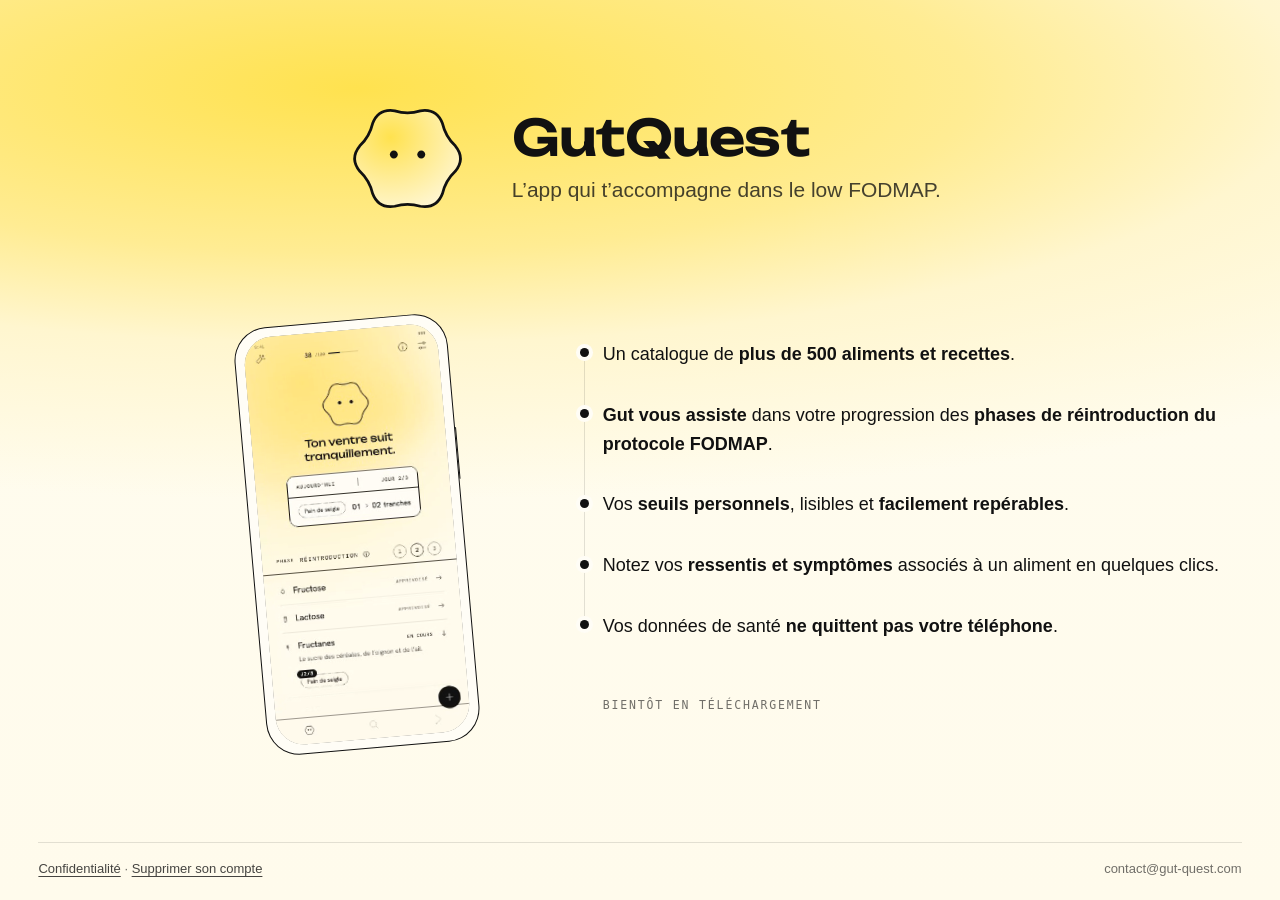
<file: index.html>
<!doctype html>
<html lang="fr">
<head>
<meta charset="utf-8">
<meta name="viewport" content="width=device-width, initial-scale=1">
<title>GutQuest</title>
<meta name="description" content="GutQuest accompagne le protocole pauvre en FODMAP. Les données de santé ne quittent jamais l'appareil.">
<link rel="icon" href="favicon.svg" type="image/svg+xml">
<link rel="icon" href="favicon-32.png" sizes="32x32">
<link rel="apple-touch-icon" href="favicon-180.png">
<meta property="og:type" content="website">
<meta property="og:site_name" content="GutQuest">
<meta property="og:url" content="https://gut-quest.com/">
<meta property="og:image" content="https://gut-quest.com/partage-1200x630.png">
<meta name="twitter:card" content="summary_large_image">
<link rel="stylesheet" href="jetons.css">
<style>
/* La page produit. La marque en haut, un écran à gauche, ce que l'application
   fait à droite, et rien d'autre. Les valeurs viennent toutes de jetons.css. */

/* Unbounded, réduite aux six lettres de « GutQuest » : 1 920 octets, incorporés
   plutôt que liés, pour que la marque ne tombe pas en silence sur la police
   système et sans qu'une seule requête sorte. La famille porte « Marque » dans
   son nom pour qu'on ne l'emploie pas ailleurs : elle ne sait écrire que ce mot.

   Se régénère depuis la source, jamais à la main :
   pyftsubset app/node_modules/@expo-google-fonts/unbounded/600SemiBold/Unbounded_600SemiBold.ttf \
     --text="GutQuest" --flavor=woff --output-file=marque.woff                */
@font-face {
  font-family: 'Unbounded Marque';
  font-weight: 600;
  font-display: swap;
  src: url([data-uri]) format('woff');
}

*, *::before, *::after { box-sizing: border-box; }

body {
  margin: 0;
  min-height: 100vh;
  display: flex;
  flex-direction: column;
  background-color: var(--paper);
  background-image: var(--grad-page);
  background-repeat: no-repeat, no-repeat;
  background-size: 100% 46rem, cover;
  background-position: left top, left top;
  color: var(--ink);
  font-family: 'Hanken Grotesk', -apple-system, BlinkMacSystemFont, 'Segoe UI', Roboto, Arial, sans-serif;
  line-height: 1.6;
  /* De l'air en haut, comme sur les pages légales : le haut suit la hauteur de
     la fenêtre, avec un plancher pour les petits écrans. Ce qu'il prend est
     rendu à la réserve ci-dessous, sans quoi le pied passerait sous la ligne
     de flottaison. */
  padding: clamp(36px, 10vh, 120px) clamp(18px, 3vw, 40px) clamp(12px, 1.6vw, 20px);
}

.page { width: 100%; max-width: 68rem; margin: 0 auto; flex: 1; display: flex; flex-direction: column; }

/* La marque, centrée. C'est la composition du kit de communication, celle de
   l'aperçu de partage et du bandeau Play : la forme à gauche, le mot et la ligne
   qui le suit à droite. Une seule taille est écrite, celle du mot ; le reste en
   dérive dans les proportions du kit, 170/62 pour la forme, 44/62 pour l'écart,
   26/62 pour la ligne. Un seul nombre à bouger si la marque doit grossir.     */

.marque {
  --nom: clamp(30px, 5.2vw, 50px);
  display: flex;
  align-items: center;
  justify-content: center;
  gap: calc(var(--nom) * .710);
}
.marque .logo { width: calc(var(--nom) * 2.742); height: auto; flex: none; overflow: visible; }

/* Gut respire et cligne comme dans le prototype, et non comme on l'imagine.

   La respiration est « br » au caractère près : 5 s, ease-in-out, et elle MONTE
   de 3 px en plus de grandir de 3,5 %. Le mouvement vertical fait la moitié de
   l'effet, et l'omettre donnait un ballon qui gonfle au lieu d'un souffle.

   Le clignement est la balise du prototype, SMIL sur l'attribut « d » : 6,5 s,
   quatre temps et trois splines. La forme se DÉFORME de l'œil ouvert à l'œil
   fermé, elle ne bascule pas de l'un à l'autre. C'est le tracé qui bouge.

   SMIL ne lit pas les préférences de mouvement, et aucune règle CSS ne l'arrête :
   le prototype règle cela en n'émettant pas la balise. Ici elle est retirée du
   document, ce qui revient au même et reste la seule ligne de script du site. */
.marque .logo { transform-origin: 50% 50%; animation: br 5s ease-in-out infinite; }
@keyframes br {
  0%, 100% { transform: translateY(0) scale(1); }
  50%      { transform: translateY(-3px) scale(1.035); }
}
.marque .nom {
  font-family: 'Unbounded Marque', 'Hanken Grotesk', -apple-system, sans-serif;
  font-weight: 600;
  font-size: var(--nom);
  letter-spacing: -.015em;
  line-height: 1;
  margin: 0;
}
/* La ligne ne descend pas sous 16 px : sur un téléphone, la proportion du kit
   la rendrait illisible. */
.tagline {
  margin: calc(var(--nom) * .258) 0 0;
  font-size: max(16px, calc(var(--nom) * .419));
  line-height: 1.4;
  color: var(--ink-2);
}

/* Le corps : l'appareil à gauche, ce qu'elle fait à droite. */

/* L'appareil est le sujet, la colonne de texte l'accompagne. Il n'est pas centré
   avec elle : il est posé à un retrait, et le texte prend tout ce qui reste
   jusqu'au bord de la page. Centrer la paire laissait autant de vide à droite
   du texte qu'à gauche de l'appareil, et rien ne le justifiait. */
.corps {
  flex: 1;
  display: flex;
  align-items: center;
  gap: clamp(36px, 9vw, 132px);
  margin: clamp(24px, 4vw, 44px) 0;
  padding-left: clamp(0px, 12vw, 204px);
  flex-wrap: wrap;
}

/* L'appareil. Un dessin au trait, comme tout le reste : un contour, pas une
   ombre portée. L'inclinaison suffit à le poser dans l'espace. */

.appareil {
  flex: none;
  width: auto;
  border: 1.4px solid var(--ink);
  border-radius: 15.5% / 7.8%;
  padding: 9px;
  background: var(--paper);
  transform: rotate(-5deg);
  animation: pose 1s var(--ease) both;
}
/* L'appareil se dimensionne sur la hauteur disponible, pas sur la largeur :
   une page produit d'un seul écran doit tenir dans un écran, sinon le
   « Prochainement » passe sous la ligne de flottaison.

   La réserve est comptée, pas estimée : 112 px de marges de page, 137 px de
   marque, 88 px de marges du corps et 46 px de pied font 383, auxquels
   s'ajoutent les 21 px du cadre et ce que l'inclinaison de 5 degrés ajoute à
   l'encombrement. La réserve CITE le haut de page au lieu de le recopier : un
   même nombre écrit à deux endroits finit par en dire deux choses. */
/* Le rayon en POURCENTAGE, et non en pixels. La capture porte ses propres coins
   arrondis, peints en #141414 : un rayon fixe ne peut coïncider avec eux qu'à
   une seule hauteur d'affichage, et l'image en a trois selon la fenêtre. Du noir
   dépassait donc aux quatre coins. Le masque de la capture a été mesuré au pixel,
   rayon 55 px sur 417 × 880 ; on rogne à 60 pour couvrir l'anticrénelage, soit
   60/417 en largeur et 60/880 en hauteur, ce qui reste un cercle à toute échelle. */
.appareil img {
  display: block;
  height: clamp(260px, calc(100vh - 401px - clamp(36px, 10vh, 120px)), 580px);
  width: auto;
  border-radius: 14.39% / 6.82%;
}
.appareil .vitre {
  --h: clamp(260px, calc(100vh - 401px - clamp(36px, 10vh, 120px)), 580px);
  display: block;
  height: var(--h);
  width: calc(var(--h) * 348 / 734);
  border-radius: 14.39% / 6.82%;
  overflow: hidden;
  position: relative;
  background: var(--paper);
}
/* Le film occupe la vitre entière. Il est tourné à 696 sur 1468, le double des
   348 sur 734 de la vitre, pour rester net sur un écran dense ; le navigateur
   le ramène à la taille utile. L'iframe d'avant demandait une mise à l'échelle
   par transform, parce qu'une page se rend à sa taille de départ ; une vidéo,
   elle, se redimensionne d'elle-même. */
.appareil .vitre video {
  position: absolute; top: 0; left: 0;
  width: 100%; height: 100%;
  object-fit: cover;
  border: 0;
  display: block;
}

/* Le trait de l'écran. Il est posé par le cadre, en superposition, et non par
   une bordure sur l'image : une bordure déplacerait la découpe de l'image de sa
   propre épaisseur, et le masque noir des coins reparaîtrait. L'encart de 9 px
   est exactement la marge du cadre, donc le trait tombe au bord de l'écran, et
   il porte 0,81 px, le trait de la charte. */
.appareil { position: relative; }
.appareil::before {
  content: "";
  position: absolute;
  inset: 9px;
  border: 0.81px solid var(--ink);
  border-radius: 14.39% / 6.82%;
  pointer-events: none;
}
.appareil::after {
  content: "";
  position: absolute;
  right: -2.4px; top: 27%;
  width: 1.4px; height: 12%;
  background: var(--ink);
  border-radius: 2px;
}

@keyframes pose {
  from { opacity: 0; transform: rotate(-9deg) translateY(18px); }
  to   { opacity: 1; transform: rotate(-5deg) translateY(0); }
}

/* Ce qu'elle fait. Chaque ligne arrive à son tour, un trait pour puce. */

/* La frise. Le fil court du premier jalon au dernier, pas de bord à bord :
   une ligne de temps qui dépasse promet une suite qui n'existe pas. */
/* La colonne déborde la largeur de page vers la droite, et elle seule : c'est
   ce qui allonge la mesure sans déplacer l'appareil d'un pixel. Le débord
   reste bien en deçà de la marge de page, donc rien ne sort de l'écran. */
/* La colonne ne s'aligne pas sur le milieu de l'appareil : elle remonte d'un
   souffle, parce qu'un texte posé plus haut que l'objet qu'il décrit se lit
   avant lui. Et elle déborde la page vers la droite, ce qui allonge la mesure
   sans déplacer l'appareil d'un pixel. */
.colonne {
  flex: 1 1 20rem;
  margin-top: calc(-1 * clamp(0px, 3.4vh, 34px));
  margin-right: calc(-1 * clamp(0px, 5vw, 84px));
}
.traits {
  list-style: none;
  margin: 0;
  padding: 0 0 0 var(--s6);
  position: relative;
}
.traits::before {
  content: "";
  position: absolute;
  left: 5px;
  top: calc(var(--s4) + .72em);
  bottom: calc(var(--s4) + .72em);
  border-left: 0.81px solid var(--line-soft);
}
.traits li {
  position: relative;
  padding: var(--s4) 0;
  font-size: clamp(15px, 1.9vw, 18px);
  opacity: 0;
  transform: translateY(10px);
  animation: parait .7s var(--ease) both;
}
/* Le jalon : un disque d'encre plein, centré sur le fil, cerné de papier pour
   que le fil ne le traverse pas. */
.traits li::before {
  content: "";
  position: absolute;
  left: calc(-1 * var(--s6) + 1px);
  top: calc(var(--s4) + .72em);
  width: 9px; height: 9px;
  margin-top: -4.5px;
  border-radius: 50%;
  background: var(--ink);
  box-shadow: 0 0 0 4px var(--paper);
}
.traits li:nth-child(1) { animation-delay: .35s; }
.traits li:nth-child(2) { animation-delay: .47s; }
.traits li:nth-child(3) { animation-delay: .59s; }
.traits li:nth-child(4) { animation-delay: .71s; }
.traits li:nth-child(5) { animation-delay: .83s; }

@keyframes parait { to { opacity: 1; transform: none; } }

/* Le pied : la mention Prochainement, et le strict nécessaire. */

.pied {
  display: flex; align-items: baseline; justify-content: space-between;
  flex-wrap: wrap; gap: var(--s3);
  padding-top: var(--s4);
  border-top: var(--hair) solid var(--line-soft);
}
.bientot {
  margin: clamp(30px, 4.4vh, 48px) 0 0 var(--s6);
  font-family: 'DM Mono', ui-monospace, Menlo, monospace;
  font-size: clamp(10px, 1.05vw, 11.5px);
  font-weight: 400;
  letter-spacing: .16em;
  text-transform: uppercase;
  color: var(--ink-3);
}
.legal { font-size: 13px; color: var(--ink-3); }
.legal a { color: var(--ink-2); text-decoration-thickness: var(--hair); text-underline-offset: .22em; }

/* Sous 720 px la page s'empile, et l'appareil se redresse : une inclinaison
   sur une colonne étroite mange la largeur pour rien.

   Les marges sont en unités de fenêtre, avec un plancher en pixels : sur un
   téléphone une marge fixe est trop grande en paysage et trop petite en
   portrait. L'appareil se dimensionne sur la hauteur restante pour que la
   première ligne de la colonne affleure : ce qu'elle dit vaut ce qu'elle
   montre, et une page qui ne laisse rien dépasser n'invite pas à défiler.  */
@media (max-width: 720px) {
  body { padding: max(2.4vh, 16px) max(4.4vw, 16px) max(2.4vh, 16px); }

  .marque {
    flex-direction: column;
    gap: calc(var(--nom) * .26);
    text-align: center;
  }

  .corps {
    flex-direction: column;
    align-items: center;
    padding-left: 0;
  }
  .colonne { margin-right: 0; margin-top: 0; width: 100%;
    margin: max(3.6vh, 26px) 0;
    gap: max(3.2vh, 24px);
  }
  .appareil { transform: rotate(0deg); margin: 0 auto; }
  /* L'appareil prend la place que le blanc lui rendait. La troisième borne est
     la largeur disponible traduite en hauteur par le rapport 417/880 de la
     capture : un max-width la déformerait, la hauteur étant déjà imposée.
     Les 68 px retirés sont les marges de page, du cadre et son trait. */
  .appareil img { height: min(58vh, 620px, calc((100vw - 64px) * 880 / 417)); }
  .traits { flex: 1 1 auto; width: 100%; }

  @keyframes pose { from { opacity: 0; transform: translateY(18px); } to { opacity: 1; transform: none; } }
}

/* Sans mouvement, l'appareil se pose directement dans sa position finale. La
   règle ne rétablit pas l'inclinaison sous 720 px : elle est écrite après la
   requête du téléphone, et sans cette précaution elle la défaisait. */
@media (prefers-reduced-motion: reduce) {
  .appareil, .traits li, .marque .logo { animation: none; opacity: 1; }
  .appareil { transform: rotate(-5deg); }
  .traits li { transform: none; }
}
@media (prefers-reduced-motion: reduce) and (max-width: 720px) {
  .appareil { transform: none; }
}
</style>
</head>
<body>

<main class="page">

  <header class="marque">
    <svg class="logo" xmlns="http://www.w3.org/2000/svg" width="120" height="120" viewBox="0 0 100 100" aria-hidden="true" focusable="false">
            <defs> <radialGradient id="sun" cx="34%" cy="28%" r="78%"> <stop offset="0%"   stop-color="#FFE24F"/> <stop offset="52%"  stop-color="#FFEC93"/> <stop offset="100%" stop-color="#FFF6CF"/> </radialGradient> </defs>
            <path d="M84.8 40.7Q92.4 50 84.8 59.3Q77.7 66 75.5 75.5Q71.2 86.7 59.3 84.8Q50 82 40.7 84.8Q28.8 86.7 24.5 75.5Q22.3 66 15.2 59.3Q7.6 50 15.2 40.7Q22.3 34 24.5 24.5Q28.8 13.3 40.7 15.2Q50 18 59.3 15.2Q71.2 13.3 75.5 24.5Q77.7 34 84.8 40.7Z"
        fill="url(#sun)" stroke="#111" stroke-width="2"/>
            <path fill="#111" d="M40 44.1 C41.6 44.1 42.9 45.4 42.9 47 C42.9 48.6 41.6 49.9 40 49.9 C38.4 49.9 37.1 48.6 37.1 47 C37.1 45.4 38.4 44.1 40 44.1 Z"><animate attributeName="d" dur="6.5s" repeatCount="indefinite" calcMode="spline" keyTimes="0;0.84;0.925;1" keySplines="0.4 0 0.6 1;0.36 0 0.64 1;0.36 0 0.64 1" values="M40 44.1 C41.6 44.1 42.9 45.4 42.9 47 C42.9 48.6 41.6 49.9 40 49.9 C38.4 49.9 37.1 48.6 37.1 47 C37.1 45.4 38.4 44.1 40 44.1 Z;M40 44.1 C41.6 44.1 42.9 45.4 42.9 47 C42.9 48.6 41.6 49.9 40 49.9 C38.4 49.9 37.1 48.6 37.1 47 C37.1 45.4 38.4 44.1 40 44.1 Z;M40 47.5 C41.6 47.35 42.8 47.0 43.3 47.05 C42.8 47.9 41.6 49.0 40 49.0 C38.4 49.0 37.2 47.9 36.7 47.05 C37.2 47.0 38.4 47.35 40 47.5 Z;M40 44.1 C41.6 44.1 42.9 45.4 42.9 47 C42.9 48.6 41.6 49.9 40 49.9 C38.4 49.9 37.1 48.6 37.1 47 C37.1 45.4 38.4 44.1 40 44.1 Z"/></path>
            <path fill="#111" d="M60 44.1 C61.6 44.1 62.9 45.4 62.9 47 C62.9 48.6 61.6 49.9 60 49.9 C58.4 49.9 57.1 48.6 57.1 47 C57.1 45.4 58.4 44.1 60 44.1 Z"><animate attributeName="d" dur="6.5s" repeatCount="indefinite" calcMode="spline" keyTimes="0;0.84;0.925;1" keySplines="0.4 0 0.6 1;0.36 0 0.64 1;0.36 0 0.64 1" values="M60 44.1 C61.6 44.1 62.9 45.4 62.9 47 C62.9 48.6 61.6 49.9 60 49.9 C58.4 49.9 57.1 48.6 57.1 47 C57.1 45.4 58.4 44.1 60 44.1 Z;M60 44.1 C61.6 44.1 62.9 45.4 62.9 47 C62.9 48.6 61.6 49.9 60 49.9 C58.4 49.9 57.1 48.6 57.1 47 C57.1 45.4 58.4 44.1 60 44.1 Z;M60 47.5 C61.6 47.35 62.8 47.0 63.3 47.05 C62.8 47.9 61.6 49.0 60 49.0 C58.4 49.0 57.2 47.9 56.7 47.05 C57.2 47.0 58.4 47.35 60 47.5 Z;M60 44.1 C61.6 44.1 62.9 45.4 62.9 47 C62.9 48.6 61.6 49.9 60 49.9 C58.4 49.9 57.1 48.6 57.1 47 C57.1 45.4 58.4 44.1 60 44.1 Z"/></path>
          </svg>
    <div>
      <h1 class="nom">GutQuest</h1>
      <p class="tagline">L’app qui t’accompagne dans le low FODMAP.</p>
    </div>
  </header>

  <div class="corps">

    <div class="appareil">
      <img src="ecran-01-accueil.png" width="417" height="880" alt="L'accueil de GutQuest : l'état du ventre, la phase en cours et le test du jour.">
    </div>

    <div class="colonne">
    <ul class="traits">
      <li>Un catalogue de <b>plus de 500 aliments et recettes</b>.</li>
      <li><b>Gut vous assiste</b> dans votre progression des <b>phases de réintroduction du protocole FODMAP</b>.</li>
      <li>Vos <b>seuils personnels</b>, lisibles et <b>facilement repérables</b>.</li>
      <li>Notez vos <b>ressentis et symptômes</b> associés à un aliment en quelques clics.</li>
      <li>Vos données de santé <b>ne quittent pas votre téléphone</b>.</li>
    </ul>
      <p class="bientot">Bientôt en téléchargement</p>
    </div>

  </div>

</main>

<footer class="pied">
  <span class="legal">
    <a href="confidentialite.html">Confidentialité</a> ·
    <a href="suppression-compte.html">Supprimer son compte</a>
  </span>
  <span class="legal">contact@gut-quest.com</span>
</footer>

<script>
  /* Deux choses, et rien d'autre. Le site n'a pas d'autre script.

     1. SMIL ne lit pas prefers-reduced-motion, et aucune règle CSS ne l'arrête.
        Le prototype règle cela en n'émettant pas la balise ; ici on la retire. */
  if (matchMedia('(prefers-reduced-motion: reduce)').matches)
    document.querySelectorAll('.marque animate').forEach(a => a.remove());

  /* 2. Au-dessus de 720 px, la capture cède la place à la démonstration filmée.
        En dessous, elle reste, et c'est délibéré : un téléphone n'a pas à
        télécharger un film qu'il ne montrera pas.

        POURQUOI UN FILM, ET NON LE PROTOTYPE. La page a servi le prototype dans
        une iframe jusqu'au 3 septembre 2026. Servir le prototype, c'est servir
        sa spécification entière : les phases, les familles, le catalogue et ses
        seuils. Rien ne protège un fichier que le navigateur a déjà téléchargé,
        ni l'iframe qui l'encadre, ni la minification. La seule protection est
        de ne pas l'envoyer. Un film garde le mouvement sans livrer le code.

        Le remplacement se fait en script et non par une règle d'affichage : une
        vidéo cachée se précharge quand même. Sans script, la capture reste :
        c'est la version qui se dégrade le mieux.

        Le mouvement est refusé à qui demande moins d'animation : la capture lui
        suffit, comme pour le clignement de la marque ci-dessus. */
  if (matchMedia('(min-width: 721px)').matches
      && !matchMedia('(prefers-reduced-motion: reduce)').matches) {
    const cadre = document.querySelector('.appareil');
    const vitre = document.createElement('div');
    vitre.className = 'vitre';
    const film = document.createElement('video');
    /* MUET ET EN LIGNE AVANT LA SOURCE. Le navigateur décide d'autoriser ou non
       la lecture automatique au moment où il connaît la source : une vidéo qui
       n'est pas encore déclarée muette est refusée, et reste sur son poster.
       Mesuré le 3 septembre 2026, source posée en premier : paused restait vrai
       et currentTime n'avançait pas d'une image. */
    film.muted = true;
    film.defaultMuted = true;
    film.playsInline = true;
    film.autoplay = true;
    film.loop = true;
    film.poster = 'demo-poster.png';
    film.setAttribute('aria-label', 'GutQuest en démonstration : l’accueil, le chemin des phases, l’explorateur d’aliments.');
    film.src = 'demo.webm';
    vitre.appendChild(film);
    cadre.replaceChild(vitre, cadre.querySelector('img'));
    /* Et si le navigateur refuse tout de même, le poster reste : la page ne
       montre jamais de vide, elle montre l'accueil immobile. */
    film.play().catch(() => {});
  }
</script>
</body>
</html>
</file>
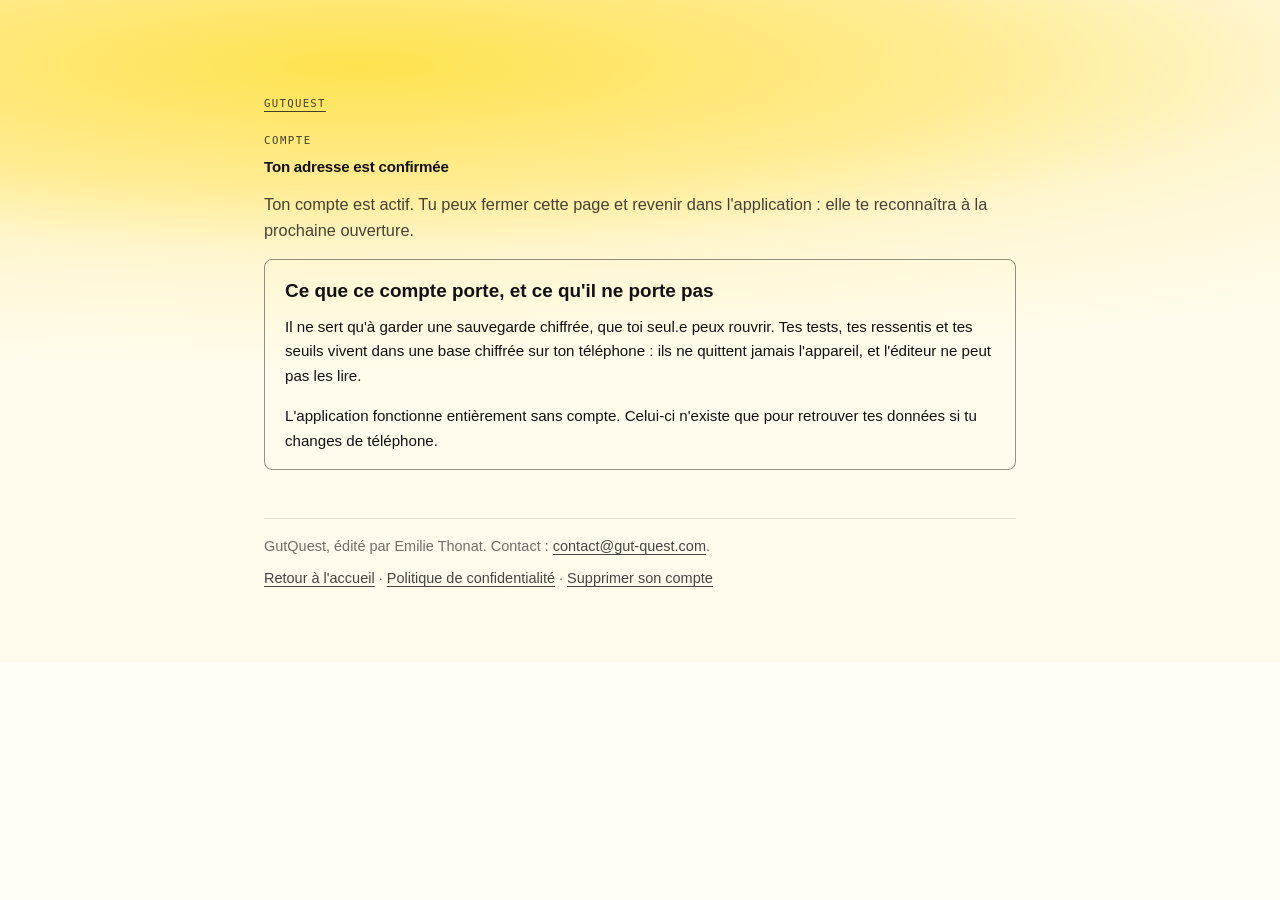
<file: adresse-confirmee.html>
<!doctype html>
<html lang="fr">
<head>
<meta charset="utf-8">
<meta name="viewport" content="width=device-width, initial-scale=1">
<title>Adresse confirmée · GutQuest</title>
<meta name="description" content="Page d'arrivée après le clic dans le courriel de confirmation d'adresse GutQuest.">
<meta name="robots" content="noindex">
<link rel="icon" href="favicon.svg" type="image/svg+xml">
<link rel="icon" href="favicon-32.png" sizes="32x32">
<link rel="apple-touch-icon" href="favicon-180.png">
<meta property="og:type" content="website">
<meta property="og:site_name" content="GutQuest">
<meta property="og:url" content="https://gut-quest.com/adresse-confirmee.html">
<meta property="og:image" content="https://gut-quest.com/partage-1200x630.png">
<meta name="twitter:card" content="summary_large_image">
<link rel="stylesheet" href="jetons.css">
<link rel="stylesheet" href="style.css">
</head>
<body>
<main class="page">

  <a class="retour" href="index.html">GutQuest</a>

  <p class="surtitre">Compte</p>

  <div id="fait">
    <h1>Ton adresse est confirmée</h1>

    <p class="accroche">Ton compte est actif. Tu peux fermer cette page et revenir dans l'application : elle te reconnaîtra à la prochaine ouverture.</p>
  </div>

  <div id="deja" hidden>
    <h1>Ce lien a déjà servi</h1>

    <p class="accroche">Un lien de confirmation ne vaut qu'une fois. Si tu viens de cliquer une seconde fois, ton adresse est déjà confirmée et il n'y a rien à faire : reviens simplement dans l'application.</p>

    <p>Si tu n'as jamais réussi à confirmer, le lien a passé son délai. Redemande une confirmation depuis l'écran de compte, un nouveau courriel partira.</p>
  </div>

  <div class="cadre">
    <h3>Ce que ce compte porte, et ce qu'il ne porte pas</h3>
    <p>Il ne sert qu'à garder une sauvegarde chiffrée, que toi seul.e peux rouvrir. Tes tests, tes ressentis et tes seuils vivent dans une base chiffrée sur ton téléphone : ils ne quittent jamais l'appareil, et l'éditeur ne peut pas les lire.</p>
    <p>L'application fonctionne entièrement sans compte. Celui-ci n'existe que pour retrouver tes données si tu changes de téléphone.</p>
  </div>

  <footer class="pied">
    <p>GutQuest, édité par Emilie Thonat. Contact : <a href="mailto:contact@gut-quest.com">contact@gut-quest.com</a>.</p>
    <p><a href="index.html">Retour à l'accueil</a> · <a href="confidentialite.html">Politique de confidentialité</a> · <a href="suppression-compte.html">Supprimer son compte</a></p>
  </footer>

</main>

<script>
/* Supabase renvoie ici après avoir vérifié le jeton. Quand la vérification
   échoue, jeton déjà consommé ou délai passé, il pose l'erreur soit dans le
   fragment, soit dans la requête. Le fragment ne quitte jamais le navigateur :
   cette page ne fait aucune requête sortante, conformément au reste du site.

   Le cas affiché sans script est le succès, parce que c'est le cas courant :
   une page qui ne bascule pas dit la vérité neuf fois sur dix. */
(function () {
  var source = (location.hash || '').replace(/^#/, '') || (location.search || '').replace(/^\?/, '');
  if (!source) return;
  var erreur = new URLSearchParams(source).get('error');
  if (!erreur) return;
  var fait = document.getElementById('fait');
  var deja = document.getElementById('deja');
  if (!fait || !deja) return;
  fait.hidden = true;
  deja.hidden = false;
  document.title = 'Lien déjà servi · GutQuest';
})();
</script>

</body>
</html>
</file>
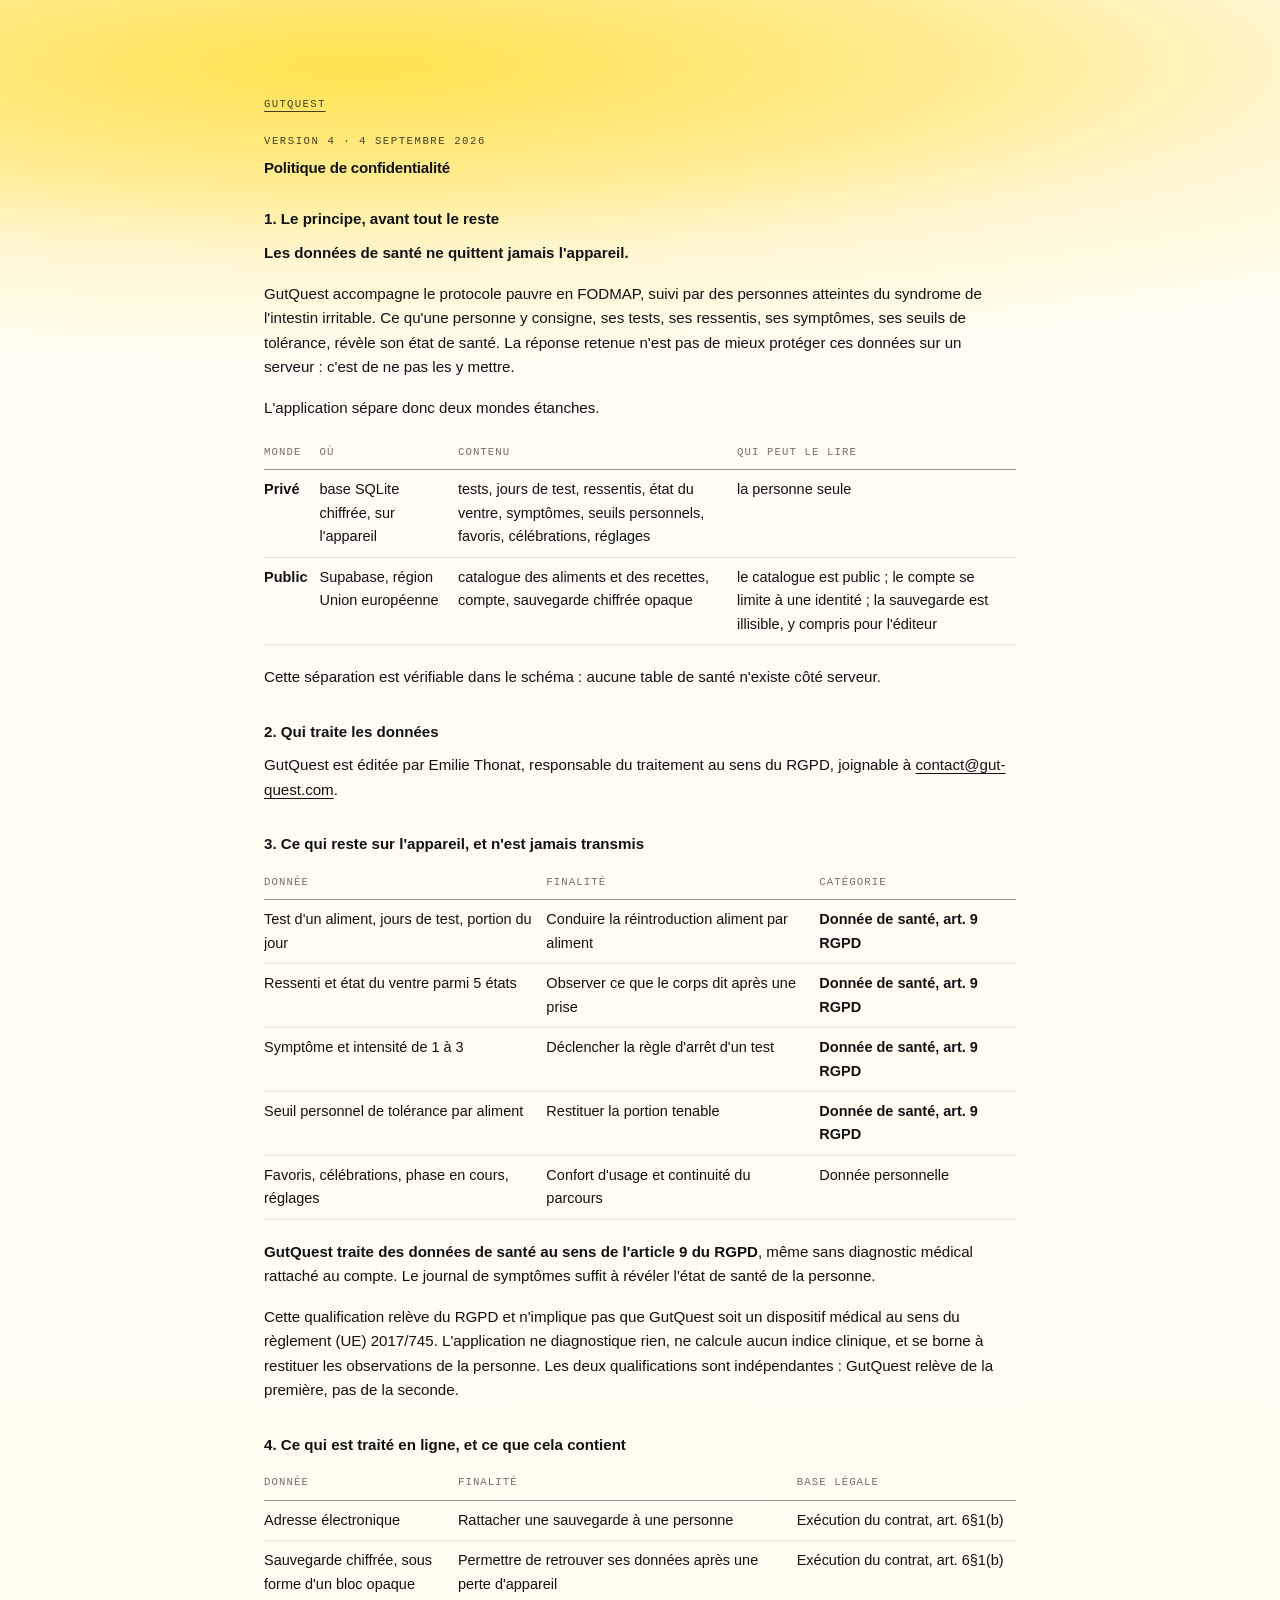
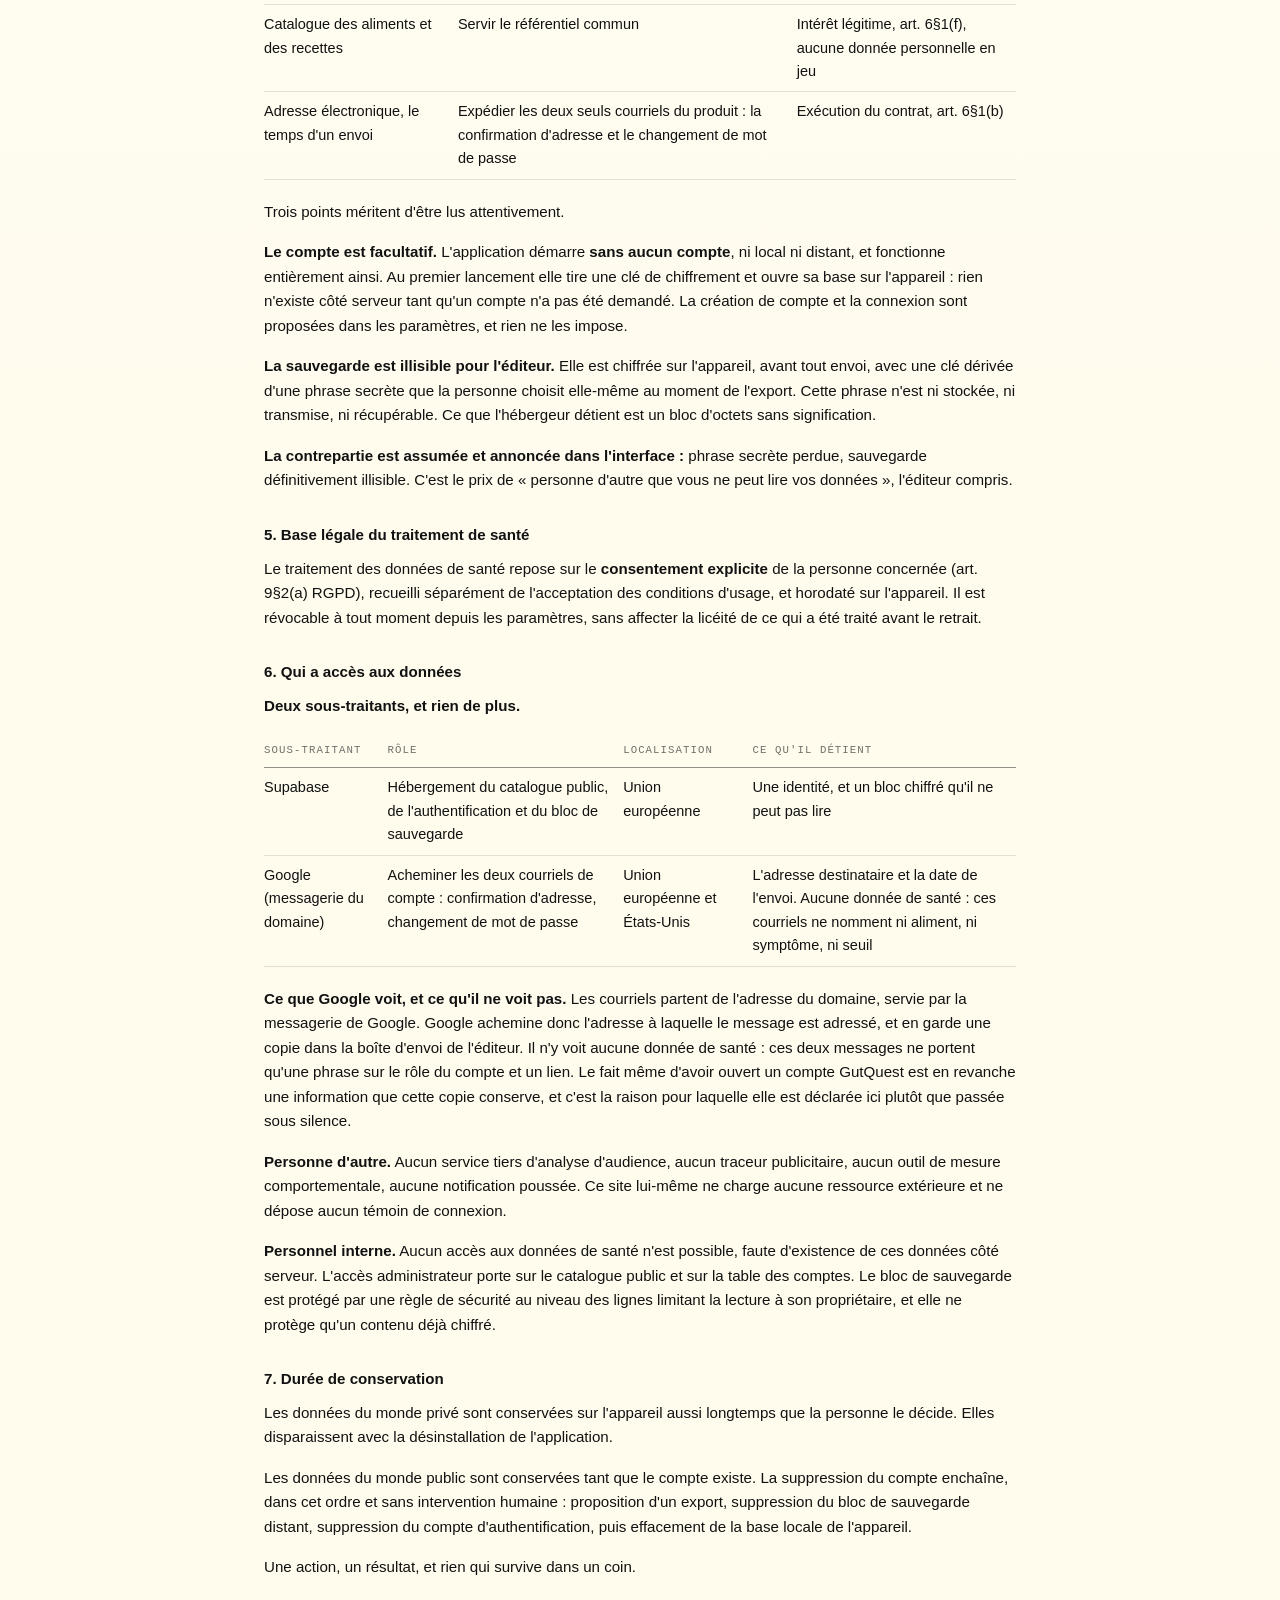
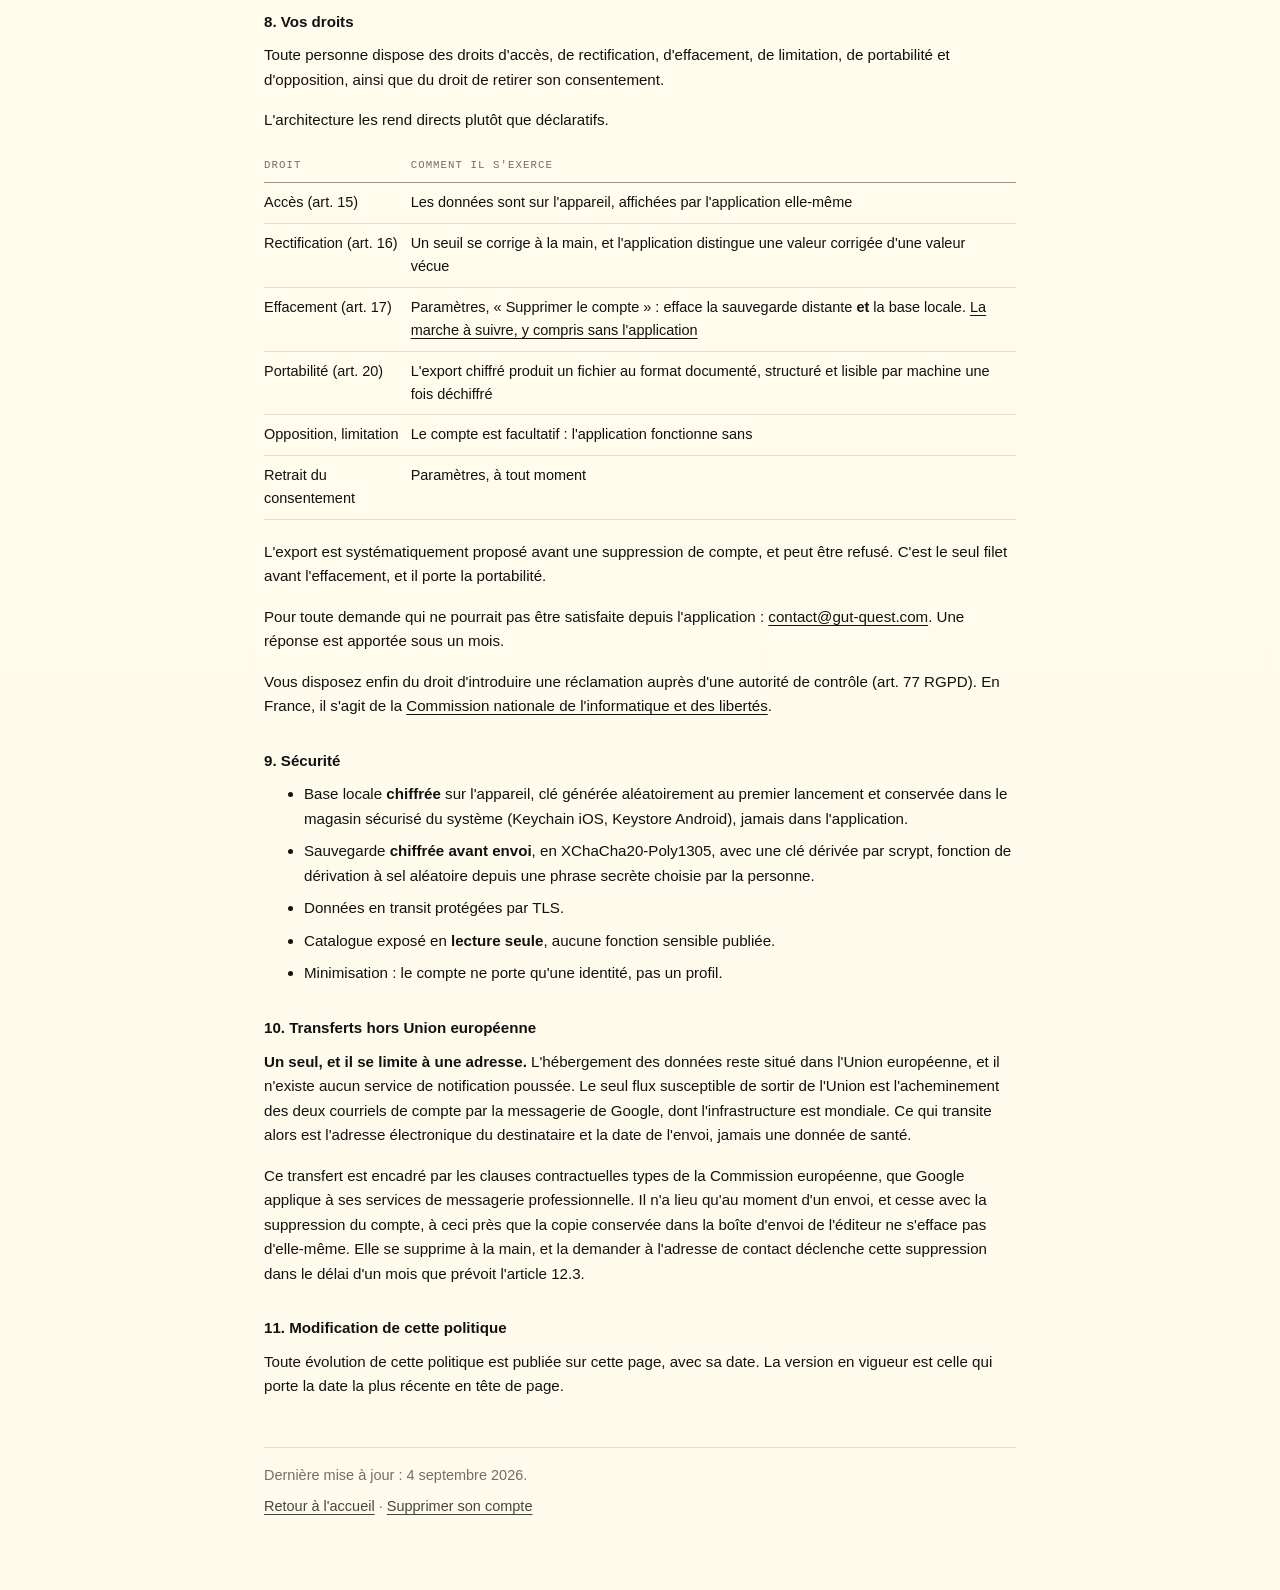
<file: confidentialite.html>
<!doctype html>
<html lang="fr">
<head>
<meta charset="utf-8">
<meta name="viewport" content="width=device-width, initial-scale=1">
<title>Politique de confidentialité · GutQuest</title>
<meta name="description" content="Politique de confidentialité de GutQuest. Les données de santé ne quittent jamais l'appareil.">
<link rel="icon" href="favicon.svg" type="image/svg+xml">
<link rel="icon" href="favicon-32.png" sizes="32x32">
<link rel="apple-touch-icon" href="favicon-180.png">
<meta property="og:type" content="website">
<meta property="og:site_name" content="GutQuest">
<meta property="og:url" content="https://gut-quest.com/confidentialite.html">
<meta property="og:image" content="https://gut-quest.com/partage-1200x630.png">
<meta name="twitter:card" content="summary_large_image">
<link rel="stylesheet" href="jetons.css">
<link rel="stylesheet" href="style.css">
</head>
<body>
<main class="page">

  <a class="retour" href="index.html">GutQuest</a>

  <p class="surtitre">Version 4 · 4 septembre 2026</p>
  <h1>Politique de confidentialité</h1>

  <h2>1. Le principe, avant tout le reste</h2>

  <p><strong>Les données de santé ne quittent jamais l'appareil.</strong></p>

  <p>GutQuest accompagne le protocole pauvre en FODMAP, suivi par des personnes atteintes du syndrome de l'intestin irritable. Ce qu'une personne y consigne, ses tests, ses ressentis, ses symptômes, ses seuils de tolérance, révèle son état de santé. La réponse retenue n'est pas de mieux protéger ces données sur un serveur : c'est de ne pas les y mettre.</p>

  <p>L'application sépare donc deux mondes étanches.</p>

  <div class="tableau">
  <table>
    <tbody>
      <tr><th>Monde</th><th>Où</th><th>Contenu</th><th>Qui peut le lire</th></tr>
      <tr><td><strong>Privé</strong></td><td>base SQLite chiffrée, sur l'appareil</td><td>tests, jours de test, ressentis, état du ventre, symptômes, seuils personnels, favoris, célébrations, réglages</td><td>la personne seule</td></tr>
      <tr><td><strong>Public</strong></td><td>Supabase, région Union européenne</td><td>catalogue des aliments et des recettes, compte, sauvegarde chiffrée opaque</td><td>le catalogue est public ; le compte se limite à une identité ; la sauvegarde est illisible, y compris pour l'éditeur</td></tr>
    </tbody>
  </table>
  </div>

  <p>Cette séparation est vérifiable dans le schéma : aucune table de santé n'existe côté serveur.</p>

  <h2>2. Qui traite les données</h2>

  <p>GutQuest est éditée par Emilie Thonat, responsable du traitement au sens du RGPD, joignable à <a href="mailto:contact@gut-quest.com">contact@gut-quest.com</a>.</p>

  <h2>3. Ce qui reste sur l'appareil, et n'est jamais transmis</h2>

  <div class="tableau">
  <table>
    <tbody>
      <tr><th>Donnée</th><th>Finalité</th><th>Catégorie</th></tr>
      <tr><td>Test d'un aliment, jours de test, portion du jour</td><td>Conduire la réintroduction aliment par aliment</td><td><strong>Donnée de santé, art. 9 RGPD</strong></td></tr>
      <tr><td>Ressenti et état du ventre parmi 5 états</td><td>Observer ce que le corps dit après une prise</td><td><strong>Donnée de santé, art. 9 RGPD</strong></td></tr>
      <tr><td>Symptôme et intensité de 1 à 3</td><td>Déclencher la règle d'arrêt d'un test</td><td><strong>Donnée de santé, art. 9 RGPD</strong></td></tr>
      <tr><td>Seuil personnel de tolérance par aliment</td><td>Restituer la portion tenable</td><td><strong>Donnée de santé, art. 9 RGPD</strong></td></tr>
      <tr><td>Favoris, célébrations, phase en cours, réglages</td><td>Confort d'usage et continuité du parcours</td><td>Donnée personnelle</td></tr>
    </tbody>
  </table>
  </div>

  <p><strong>GutQuest traite des données de santé au sens de l'article 9 du RGPD</strong>, même sans diagnostic médical rattaché au compte. Le journal de symptômes suffit à révéler l'état de santé de la personne.</p>

  <p>Cette qualification relève du RGPD et n'implique pas que GutQuest soit un dispositif médical au sens du règlement (UE) 2017/745. L'application ne diagnostique rien, ne calcule aucun indice clinique, et se borne à restituer les observations de la personne. Les deux qualifications sont indépendantes : GutQuest relève de la première, pas de la seconde.</p>

  <h2>4. Ce qui est traité en ligne, et ce que cela contient</h2>

  <div class="tableau">
  <table>
    <tbody>
      <tr><th>Donnée</th><th>Finalité</th><th>Base légale</th></tr>
      <tr><td>Adresse électronique</td><td>Rattacher une sauvegarde à une personne</td><td>Exécution du contrat, art. 6§1(b)</td></tr>
      <tr><td>Sauvegarde chiffrée, sous forme d'un bloc opaque</td><td>Permettre de retrouver ses données après une perte d'appareil</td><td>Exécution du contrat, art. 6§1(b)</td></tr>
      <tr><td>Catalogue des aliments et des recettes</td><td>Servir le référentiel commun</td><td>Intérêt légitime, art. 6§1(f), aucune donnée personnelle en jeu</td></tr>
      <tr><td>Adresse électronique, le temps d'un envoi</td><td>Expédier les deux seuls courriels du produit : la confirmation d'adresse et le changement de mot de passe</td><td>Exécution du contrat, art. 6§1(b)</td></tr>
    </tbody>
  </table>
  </div>

  <p>Trois points méritent d'être lus attentivement.</p>

  <p><strong>Le compte est facultatif.</strong> L'application démarre <strong>sans aucun compte</strong>, ni local ni distant, et fonctionne entièrement ainsi. Au premier lancement elle tire une clé de chiffrement et ouvre sa base sur l'appareil : rien n'existe côté serveur tant qu'un compte n'a pas été demandé. La création de compte et la connexion sont proposées dans les paramètres, et rien ne les impose.</p>

  <p><strong>La sauvegarde est illisible pour l'éditeur.</strong> Elle est chiffrée sur l'appareil, avant tout envoi, avec une clé dérivée d'une phrase secrète que la personne choisit elle-même au moment de l'export. Cette phrase n'est ni stockée, ni transmise, ni récupérable. Ce que l'hébergeur détient est un bloc d'octets sans signification.</p>

  <p><strong>La contrepartie est assumée et annoncée dans l'interface :</strong> phrase secrète perdue, sauvegarde définitivement illisible. C'est le prix de « personne d'autre que vous ne peut lire vos données », l'éditeur compris.</p>

  <h2>5. Base légale du traitement de santé</h2>

  <p>Le traitement des données de santé repose sur le <strong>consentement explicite</strong> de la personne concernée (art. 9§2(a) RGPD), recueilli séparément de l'acceptation des conditions d'usage, et horodaté sur l'appareil. Il est révocable à tout moment depuis les paramètres, sans affecter la licéité de ce qui a été traité avant le retrait.</p>

  <h2>6. Qui a accès aux données</h2>

  <p><strong>Deux sous-traitants, et rien de plus.</strong></p>

  <div class="tableau">
  <table>
    <tbody>
      <tr><th>Sous-traitant</th><th>Rôle</th><th>Localisation</th><th>Ce qu'il détient</th></tr>
      <tr><td>Supabase</td><td>Hébergement du catalogue public, de l'authentification et du bloc de sauvegarde</td><td>Union européenne</td><td>Une identité, et un bloc chiffré qu'il ne peut pas lire</td></tr>
      <tr><td>Google (messagerie du domaine)</td><td>Acheminer les deux courriels de compte : confirmation d'adresse, changement de mot de passe</td><td>Union européenne et États-Unis</td><td>L'adresse destinataire et la date de l'envoi. Aucune donnée de santé : ces courriels ne nomment ni aliment, ni symptôme, ni seuil</td></tr>
    </tbody>
  </table>
  </div>

  <p><strong>Ce que Google voit, et ce qu'il ne voit pas.</strong> Les courriels partent de l'adresse du domaine, servie par la messagerie de Google. Google achemine donc l'adresse à laquelle le message est adressé, et en garde une copie dans la boîte d'envoi de l'éditeur. Il n'y voit aucune donnée de santé : ces deux messages ne portent qu'une phrase sur le rôle du compte et un lien. Le fait même d'avoir ouvert un compte GutQuest est en revanche une information que cette copie conserve, et c'est la raison pour laquelle elle est déclarée ici plutôt que passée sous silence.</p>

  <p><strong>Personne d'autre.</strong> Aucun service tiers d'analyse d'audience, aucun traceur publicitaire, aucun outil de mesure comportementale, aucune notification poussée. Ce site lui-même ne charge aucune ressource extérieure et ne dépose aucun témoin de connexion.</p>

  <p><strong>Personnel interne.</strong> Aucun accès aux données de santé n'est possible, faute d'existence de ces données côté serveur. L'accès administrateur porte sur le catalogue public et sur la table des comptes. Le bloc de sauvegarde est protégé par une règle de sécurité au niveau des lignes limitant la lecture à son propriétaire, et elle ne protège qu'un contenu déjà chiffré.</p>

  <h2>7. Durée de conservation</h2>

  <p>Les données du monde privé sont conservées sur l'appareil aussi longtemps que la personne le décide. Elles disparaissent avec la désinstallation de l'application.</p>

  <p>Les données du monde public sont conservées tant que le compte existe. La suppression du compte enchaîne, dans cet ordre et sans intervention humaine : proposition d'un export, suppression du bloc de sauvegarde distant, suppression du compte d'authentification, puis effacement de la base locale de l'appareil.</p>

  <p>Une action, un résultat, et rien qui survive dans un coin.</p>

  <h2>8. Vos droits</h2>

  <p>Toute personne dispose des droits d'accès, de rectification, d'effacement, de limitation, de portabilité et d'opposition, ainsi que du droit de retirer son consentement.</p>

  <p>L'architecture les rend directs plutôt que déclaratifs.</p>

  <div class="tableau">
  <table>
    <tbody>
      <tr><th>Droit</th><th>Comment il s'exerce</th></tr>
      <tr><td>Accès (art. 15)</td><td>Les données sont sur l'appareil, affichées par l'application elle-même</td></tr>
      <tr><td>Rectification (art. 16)</td><td>Un seuil se corrige à la main, et l'application distingue une valeur corrigée d'une valeur vécue</td></tr>
      <tr><td>Effacement (art. 17)</td><td>Paramètres, « Supprimer le compte » : efface la sauvegarde distante <strong>et</strong> la base locale. <a href="suppression-compte.html">La marche à suivre, y compris sans l'application</a></td></tr>
      <tr><td>Portabilité (art. 20)</td><td>L'export chiffré produit un fichier au format documenté, structuré et lisible par machine une fois déchiffré</td></tr>
      <tr><td>Opposition, limitation</td><td>Le compte est facultatif : l'application fonctionne sans</td></tr>
      <tr><td>Retrait du consentement</td><td>Paramètres, à tout moment</td></tr>
    </tbody>
  </table>
  </div>

  <p>L'export est systématiquement proposé avant une suppression de compte, et peut être refusé. C'est le seul filet avant l'effacement, et il porte la portabilité.</p>

  <p>Pour toute demande qui ne pourrait pas être satisfaite depuis l'application : <a href="mailto:contact@gut-quest.com">contact@gut-quest.com</a>. Une réponse est apportée sous un mois.</p>

  <p>Vous disposez enfin du droit d'introduire une réclamation auprès d'une autorité de contrôle (art. 77 RGPD). En France, il s'agit de la <a href="https://www.cnil.fr/fr/plaintes">Commission nationale de l'informatique et des libertés</a>.</p>

  <h2>9. Sécurité</h2>

  <ul>
    <li>Base locale <strong>chiffrée</strong> sur l'appareil, clé générée aléatoirement au premier lancement et conservée dans le magasin sécurisé du système (Keychain iOS, Keystore Android), jamais dans l'application.</li>
    <li>Sauvegarde <strong>chiffrée avant envoi</strong>, en XChaCha20-Poly1305, avec une clé dérivée par scrypt, fonction de dérivation à sel aléatoire depuis une phrase secrète choisie par la personne.</li>
    <li>Données en transit protégées par TLS.</li>
    <li>Catalogue exposé en <strong>lecture seule</strong>, aucune fonction sensible publiée.</li>
    <li>Minimisation : le compte ne porte qu'une identité, pas un profil.</li>
  </ul>

  <h2>10. Transferts hors Union européenne</h2>

  <p><strong>Un seul, et il se limite à une adresse.</strong> L'hébergement des données reste situé dans l'Union européenne, et il n'existe aucun service de notification poussée. Le seul flux susceptible de sortir de l'Union est l'acheminement des deux courriels de compte par la messagerie de Google, dont l'infrastructure est mondiale. Ce qui transite alors est l'adresse électronique du destinataire et la date de l'envoi, jamais une donnée de santé.</p>

  <p>Ce transfert est encadré par les clauses contractuelles types de la Commission européenne, que Google applique à ses services de messagerie professionnelle. Il n'a lieu qu'au moment d'un envoi, et cesse avec la suppression du compte, à ceci près que la copie conservée dans la boîte d'envoi de l'éditeur ne s'efface pas d'elle-même. Elle se supprime à la main, et la demander à l'adresse de contact déclenche cette suppression dans le délai d'un mois que prévoit l'article 12.3.</p>

  <h2>11. Modification de cette politique</h2>

  <p>Toute évolution de cette politique est publiée sur cette page, avec sa date. La version en vigueur est celle qui porte la date la plus récente en tête de page.</p>

  <footer class="pied">
    <p>Dernière mise à jour : 4 septembre 2026.</p>
    <p><a href="index.html">Retour à l'accueil</a> · <a href="suppression-compte.html">Supprimer son compte</a></p>
  </footer>

</main>
</body>
</html>
</file>
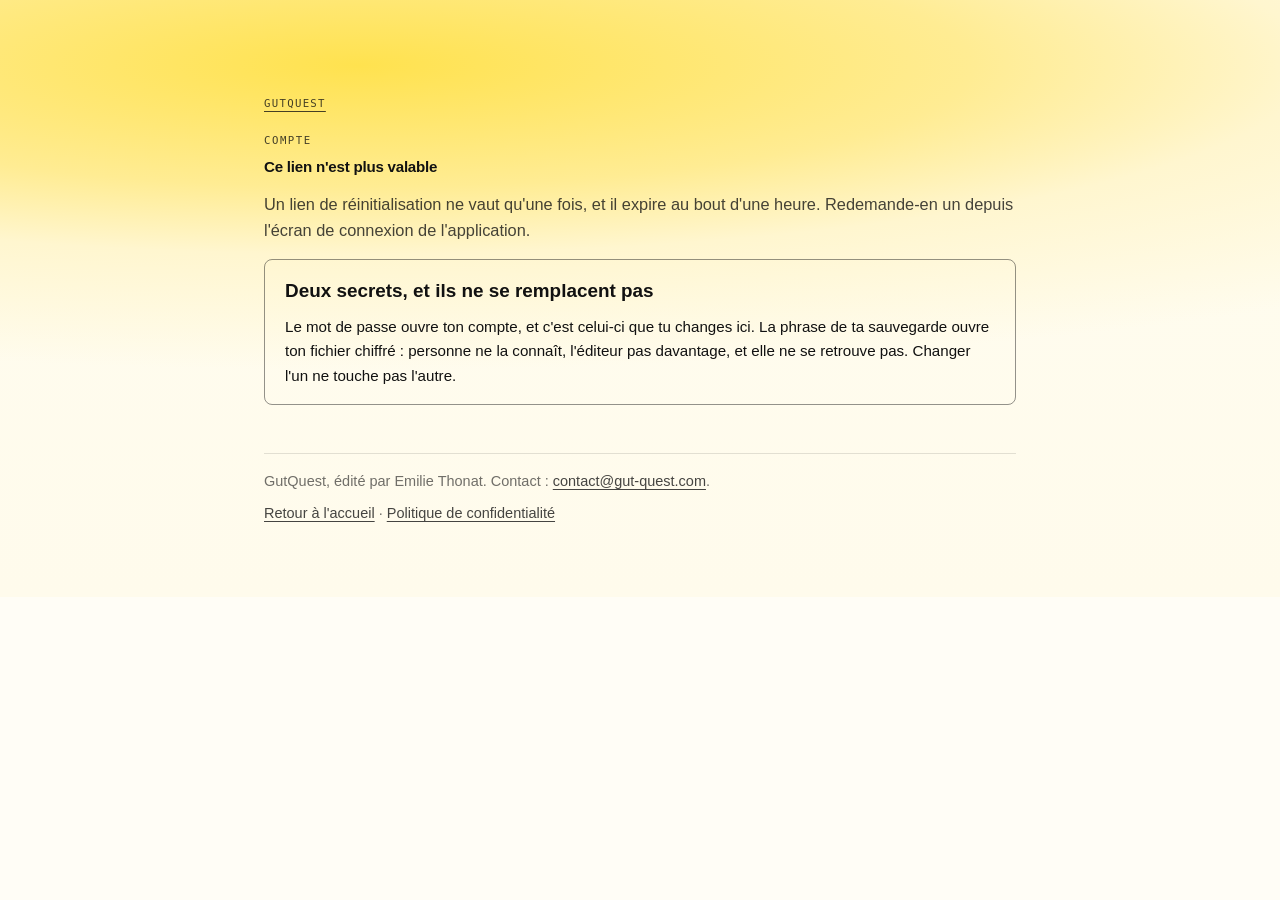
<file: mot-de-passe.html>
<!doctype html>
<html lang="fr">
<head>
<meta charset="utf-8">
<meta name="viewport" content="width=device-width, initial-scale=1">
<title>Nouveau mot de passe · GutQuest</title>
<meta name="description" content="Choisir un nouveau mot de passe pour son compte GutQuest, depuis le lien reçu par courriel.">
<meta name="robots" content="noindex">
<meta name="referrer" content="no-referrer">
<link rel="icon" href="favicon.svg" type="image/svg+xml">
<link rel="icon" href="favicon-32.png" sizes="32x32">
<link rel="apple-touch-icon" href="favicon-180.png">
<link rel="stylesheet" href="jetons.css">
<link rel="stylesheet" href="style.css">
<style>
  /* Les seules formes que le site n'avait pas encore : un champ et un bouton.
     Aucune couleur propre, aucune mesure propre : tout vient des jetons. */
  .champ {
    display: block; width: 100%; box-sizing: border-box;
    margin: 0 0 var(--s4);
    padding: var(--s3) var(--s4);
    font: inherit; font-size: calc(var(--t3) * var(--echelle));
    color: var(--ink); background: var(--paper);
    border: var(--hair) solid var(--ink-4);
    border-radius: var(--r-surface);
  }
  .champ:focus-visible { outline: var(--hair) solid var(--ink); outline-offset: 2px; }
  .bouton {
    display: inline-block; padding: var(--s3) var(--s5);
    font: inherit; font-size: calc(var(--t3) * var(--echelle));
    color: var(--paper); background: var(--ink);
    border: 0; border-radius: var(--r-pill); cursor: pointer;
  }
  .bouton[disabled] { opacity: .45; cursor: default; }
</style>
</head>
<body>
<main class="page">

  <a class="retour" href="index.html">GutQuest</a>

  <p class="surtitre">Compte</p>

  <div id="saisie" hidden>
    <h1>Choisis un nouveau mot de passe</h1>

    <p class="accroche">Six caractères au moins. Il ouvre ton compte, et lui seul : ta sauvegarde reste scellée par sa propre phrase, que personne d'autre que toi ne connaît.</p>

    <form id="form" autocomplete="on">
      <label for="mdp">Nouveau mot de passe</label>
      <input class="champ" id="mdp" name="new-password" type="password" autocomplete="new-password" minlength="6" required>
      <button class="bouton" id="valider" type="submit">Enregistrer</button>
    </form>

    <p id="dire" role="status" aria-live="polite"></p>
  </div>

  <div id="fait" hidden>
    <h1>Ton mot de passe est changé</h1>
    <p class="accroche">Reviens dans l'application et connecte-toi avec ce nouveau mot de passe.</p>
  </div>

  <div id="sansjeton">
    <h1>Ce lien n'est plus valable</h1>
    <p class="accroche">Un lien de réinitialisation ne vaut qu'une fois, et il expire au bout d'une heure. Redemande-en un depuis l'écran de connexion de l'application.</p>
  </div>

  <div class="cadre">
    <h3>Deux secrets, et ils ne se remplacent pas</h3>
    <p>Le mot de passe ouvre ton compte, et c'est celui-ci que tu changes ici. La phrase de ta sauvegarde ouvre ton fichier chiffré : personne ne la connaît, l'éditeur pas davantage, et elle ne se retrouve pas. Changer l'un ne touche pas l'autre.</p>
  </div>

  <footer class="pied">
    <p>GutQuest, édité par Emilie Thonat. Contact : <a href="mailto:contact@gut-quest.com">contact@gut-quest.com</a>.</p>
    <p><a href="index.html">Retour à l'accueil</a> · <a href="confidentialite.html">Politique de confidentialité</a></p>
  </footer>

</main>

<script>
/* CETTE PAGE NE CHARGE AUCUNE BIBLIOTHÈQUE, et surtout pas le SDK Supabase :
   changer un mot de passe est un seul appel, `PUT /auth/v1/user`, jeton en
   en-tête. Le site promet qu'aucune ressource tierce ne se charge à
   l'ouverture, et cette page tient la promesse : le seul appel réseau part
   quand la personne appuie sur le bouton, vers l'API du projet, et nulle part
   ailleurs. Aucune police distante, aucune mesure d'audience, aucun témoin.

   LE JETON VIT DANS LE FRAGMENT, donc il ne quitte jamais le navigateur : un
   fragment n'est pas envoyé au serveur qui sert la page, et Pages GitHub n'en
   voit rien. Il est effacé de la barre d'adresse dès qu'il est lu, pour qu'il
   ne reste ni dans l'historique ni dans un partage d'écran. */
(function () {
  var CLE = 'sb_publishable_DIJqN6fm-m17mn-2_NCHNw_LeS2ziZc';
  var API = 'https://slvketsbwmrvsoyeyjzq.supabase.co/auth/v1/user';

  var saisie = document.getElementById('saisie');
  var fait = document.getElementById('fait');
  var sansjeton = document.getElementById('sansjeton');
  var dire = document.getElementById('dire');
  var champ = document.getElementById('mdp');
  var valider = document.getElementById('valider');

  var params = new URLSearchParams((location.hash || '').replace(/^#/, ''));
  var jeton = params.get('access_token');
  var type = params.get('type');

  if (!jeton || type !== 'recovery') return;

  /* Le jeton est en main : on l'ôte de l'adresse avant toute chose. */
  history.replaceState(null, '', location.pathname);
  sansjeton.hidden = true;
  saisie.hidden = false;
  document.title = 'Choisir un mot de passe · GutQuest';

  document.getElementById('form').addEventListener('submit', function (e) {
    e.preventDefault();
    var mdp = champ.value;
    if (mdp.length < 6) { dire.textContent = 'Six caractères au moins.'; return; }
    valider.disabled = true;
    dire.textContent = 'Un instant…';

    fetch(API, {
      method: 'PUT',
      headers: { 'apikey': CLE, 'Authorization': 'Bearer ' + jeton, 'Content-Type': 'application/json' },
      body: JSON.stringify({ password: mdp }),
    }).then(function (r) {
      if (r.ok) {
        saisie.hidden = true;
        fait.hidden = false;
        document.title = 'Mot de passe changé · GutQuest';
        return;
      }
      valider.disabled = false;
      return r.json().then(function (d) {
        /* Chaque refus dit lequel il est, comme dans l'application : « ça n'a
           pas marché » ferait deviner entre un lien périmé et un mot de passe
           refusé, qui n'appellent pas les mêmes gestes. */
        var m = ((d && (d.msg || d.error_description || d.message)) || '').toLowerCase();
        dire.textContent = (r.status === 401 || r.status === 403 || m.indexOf('expired') >= 0)
          ? 'Ce lien a expiré. Redemande un courriel depuis l’application.'
          : (m.indexOf('password') >= 0 || m.indexOf('weak') >= 0)
            ? 'Ce mot de passe est refusé. Essaie-en un plus long.'
            : 'Quelque chose a échoué en route. Ton mot de passe n’a pas changé.';
      });
    }).catch(function () {
      valider.disabled = false;
      dire.textContent = 'Pas de réseau. Ton mot de passe n’a pas changé.';
    });
  });
})();
</script>

</body>
</html>
</file>
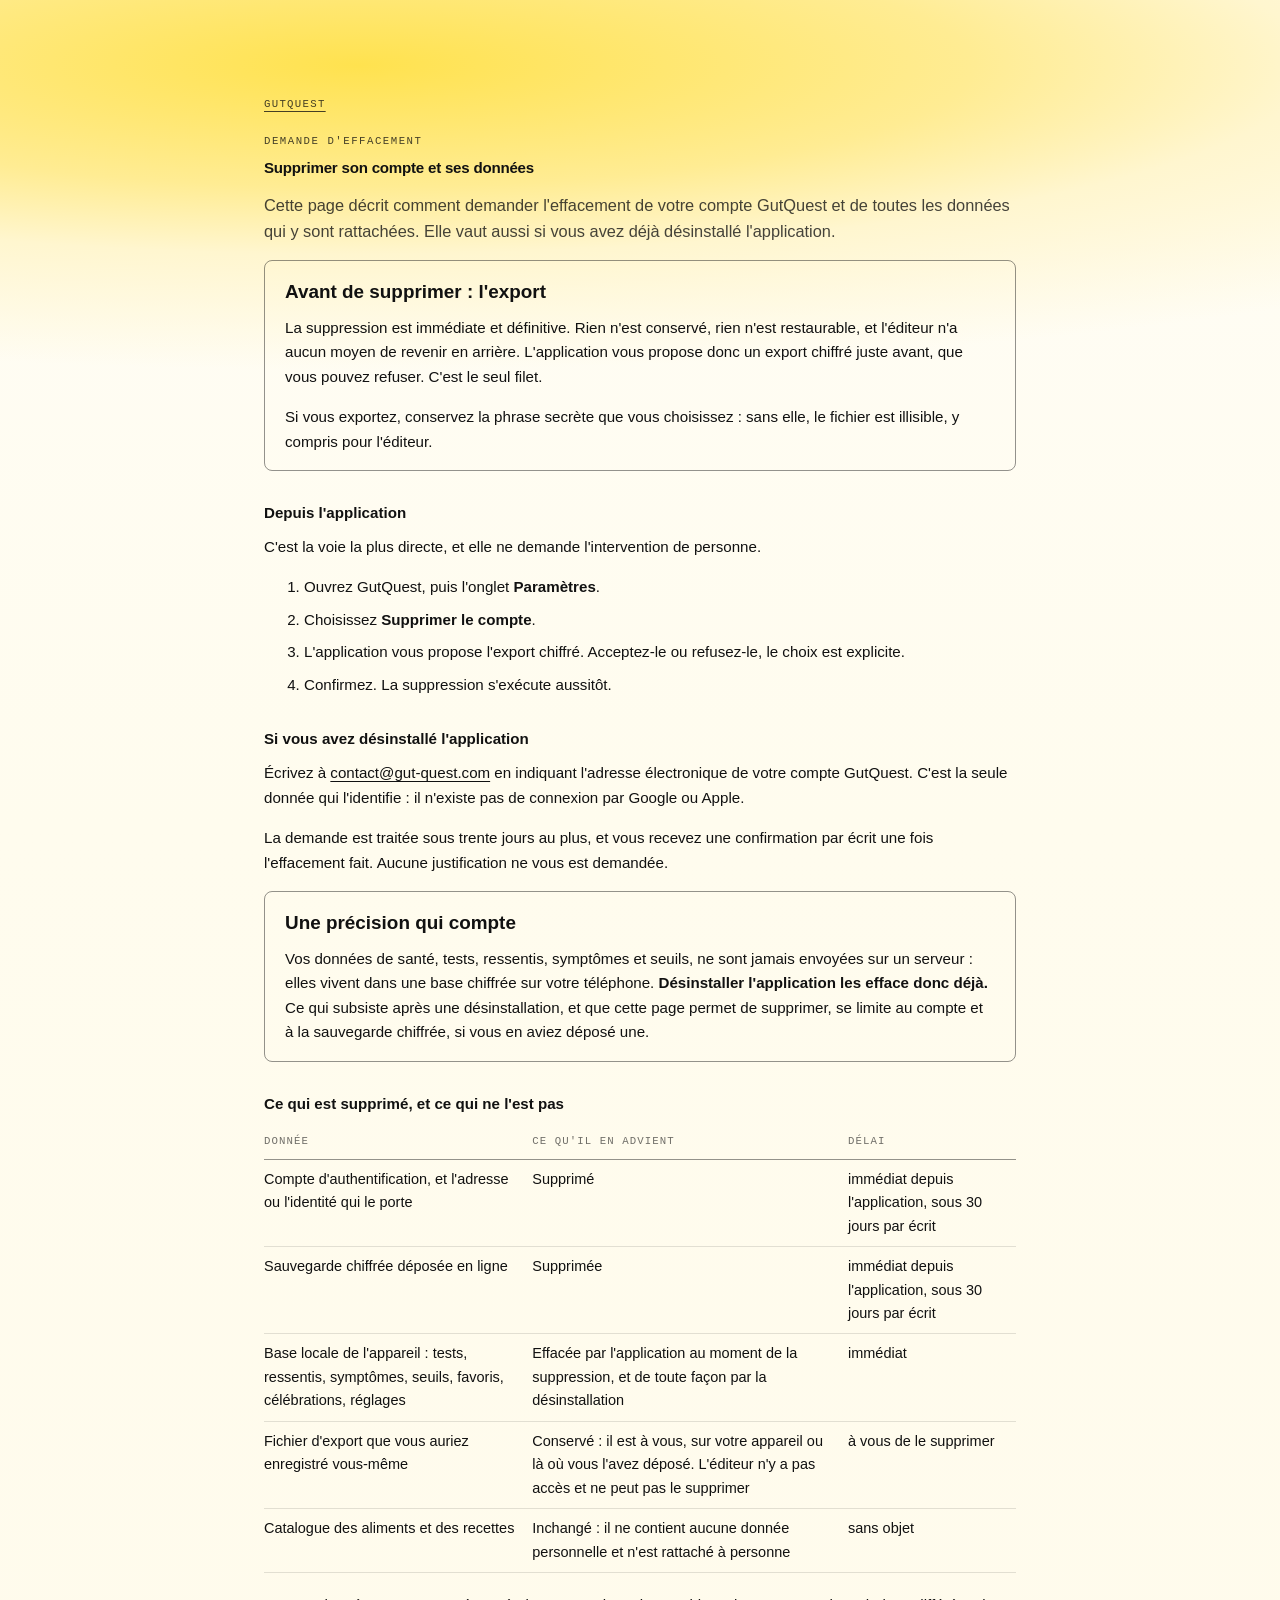
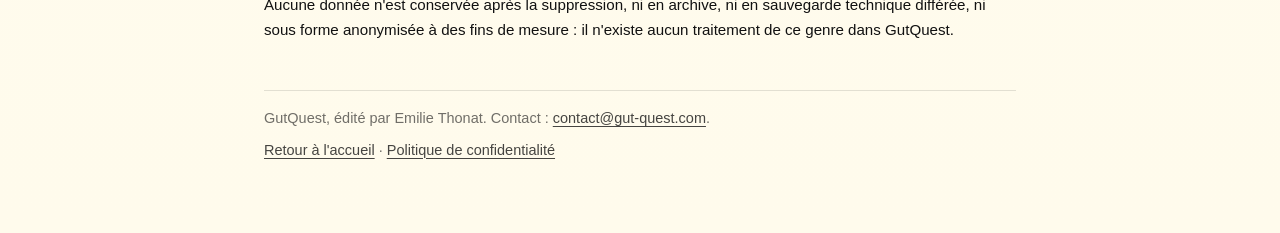
<file: suppression-compte.html>
<!doctype html>
<html lang="fr">
<head>
<meta charset="utf-8">
<meta name="viewport" content="width=device-width, initial-scale=1">
<title>Supprimer son compte GutQuest</title>
<meta name="description" content="Demander la suppression de votre compte GutQuest et de toutes les données associées, depuis l'application ou depuis cette page.">
<link rel="icon" href="favicon.svg" type="image/svg+xml">
<link rel="icon" href="favicon-32.png" sizes="32x32">
<link rel="apple-touch-icon" href="favicon-180.png">
<meta property="og:type" content="website">
<meta property="og:site_name" content="GutQuest">
<meta property="og:url" content="https://gut-quest.com/suppression-compte.html">
<meta property="og:image" content="https://gut-quest.com/partage-1200x630.png">
<meta name="twitter:card" content="summary_large_image">
<link rel="stylesheet" href="jetons.css">
<link rel="stylesheet" href="style.css">
</head>
<body>
<main class="page">

  <a class="retour" href="index.html">GutQuest</a>

  <p class="surtitre">Demande d'effacement</p>
  <h1>Supprimer son compte et ses données</h1>

  <p class="accroche">Cette page décrit comment demander l'effacement de votre compte GutQuest et de toutes les données qui y sont rattachées. Elle vaut aussi si vous avez déjà désinstallé l'application.</p>

  <div class="cadre">
    <h3>Avant de supprimer : l'export</h3>
    <p>La suppression est immédiate et définitive. Rien n'est conservé, rien n'est restaurable, et l'éditeur n'a aucun moyen de revenir en arrière. L'application vous propose donc un export chiffré juste avant, que vous pouvez refuser. C'est le seul filet.</p>
    <p>Si vous exportez, conservez la phrase secrète que vous choisissez : sans elle, le fichier est illisible, y compris pour l'éditeur.</p>
  </div>

  <h2>Depuis l'application</h2>

  <p>C'est la voie la plus directe, et elle ne demande l'intervention de personne.</p>

  <ol>
    <li>Ouvrez GutQuest, puis l'onglet <strong>Paramètres</strong>.</li>
    <li>Choisissez <strong>Supprimer le compte</strong>.</li>
    <li>L'application vous propose l'export chiffré. Acceptez-le ou refusez-le, le choix est explicite.</li>
    <li>Confirmez. La suppression s'exécute aussitôt.</li>
  </ol>

  <h2>Si vous avez désinstallé l'application</h2>

  <p>Écrivez à <a href="mailto:contact@gut-quest.com?subject=Demande%20de%20suppression%20de%20compte%20GutQuest">contact@gut-quest.com</a> en indiquant l'adresse électronique de votre compte GutQuest. C'est la seule donnée qui l'identifie : il n'existe pas de connexion par Google ou Apple.</p>

  <p>La demande est traitée sous trente jours au plus, et vous recevez une confirmation par écrit une fois l'effacement fait. Aucune justification ne vous est demandée.</p>

  <div class="cadre">
    <h3>Une précision qui compte</h3>
    <p>Vos données de santé, tests, ressentis, symptômes et seuils, ne sont jamais envoyées sur un serveur : elles vivent dans une base chiffrée sur votre téléphone. <strong>Désinstaller l'application les efface donc déjà.</strong> Ce qui subsiste après une désinstallation, et que cette page permet de supprimer, se limite au compte et à la sauvegarde chiffrée, si vous en aviez déposé une.</p>
  </div>

  <h2>Ce qui est supprimé, et ce qui ne l'est pas</h2>

  <div class="tableau">
  <table>
    <tbody>
      <tr><th>Donnée</th><th>Ce qu'il en advient</th><th>Délai</th></tr>
      <tr><td>Compte d'authentification, et l'adresse ou l'identité qui le porte</td><td>Supprimé</td><td>immédiat depuis l'application, sous 30 jours par écrit</td></tr>
      <tr><td>Sauvegarde chiffrée déposée en ligne</td><td>Supprimée</td><td>immédiat depuis l'application, sous 30 jours par écrit</td></tr>
      <tr><td>Base locale de l'appareil : tests, ressentis, symptômes, seuils, favoris, célébrations, réglages</td><td>Effacée par l'application au moment de la suppression, et de toute façon par la désinstallation</td><td>immédiat</td></tr>
      <tr><td>Fichier d'export que vous auriez enregistré vous-même</td><td>Conservé : il est à vous, sur votre appareil ou là où vous l'avez déposé. L'éditeur n'y a pas accès et ne peut pas le supprimer</td><td>à vous de le supprimer</td></tr>
      <tr><td>Catalogue des aliments et des recettes</td><td>Inchangé : il ne contient aucune donnée personnelle et n'est rattaché à personne</td><td>sans objet</td></tr>
    </tbody>
  </table>
  </div>

  <p>Aucune donnée n'est conservée après la suppression, ni en archive, ni en sauvegarde technique différée, ni sous forme anonymisée à des fins de mesure : il n'existe aucun traitement de ce genre dans GutQuest.</p>

  <footer class="pied">
    <p>GutQuest, édité par Emilie Thonat. Contact : <a href="mailto:contact@gut-quest.com">contact@gut-quest.com</a>.</p>
    <p><a href="index.html">Retour à l'accueil</a> · <a href="confidentialite.html">Politique de confidentialité</a></p>
  </footer>

</main>
</body>
</html>
</file>
<file: jetons.css>
/* GÉNÉRÉ par site/construire.mjs, recopié de 1-conception/ds/tokens.css.
   Ne pas éditer à la main : la source est 1-conception/ds/tokens.json. */
  :root{
    /* couleur */
    --paper:#FFFDF6;
    --sun:#FFE24F;
    --ink:rgba(17,17,17,1);  /* 18.06:1 · titres, valeurs, traits structurels, contours de pill */
    --ink-2:rgba(17,17,17,.78);  /* 9.28:1 · texte secondaire */
    --ink-3:rgba(17,17,17,.60);  /* 4.87:1 · labels, placeholders, états à venir */
    --ink-4:rgba(17,17,17,.45);  /* 3.01:1 · contours de composants : champs, radios, onglets, chips */
    --line-soft:rgba(17,17,17,.12);  /* 1.29:1 · séparateurs de liste */
    --etat-serein:#FFF2A0;  /* halo de l'etat serein · jaune pâle */
    --etat-tranquille:#FFE87A;  /* halo de l'etat tranquille · jaune */
    --etat-sensible:#FFD27A;  /* halo de l'etat sensible · jaune chaud */
    --etat-agite:#FFB866;  /* halo de l'etat agite · orange doux */
    --etat-fatigue:#D5E6DC;  /* halo de l'etat fatigue · vert-bleu pale */
    /* typographie */
    --f-display:'Unbounded';--f-body:'Hanken Grotesk';--f-mono:'DM Mono';
    --t1:18px;  /* le seul niveau de titre du produit : titre d'écran, état de Gut, titre de fiche en pastille, titre de feuille et de modale, accroche de page, dose du jour (arbitrage du 3 septembre 2026 : trois niveaux 20, 18, 16 rassemblés en un seul) */
    --nom:15px;  /* nom de ligne de liste et d'accordéon */
    --val:14px;  /* valeurs clés, nom de phase */
    --t3:13px;  /* ligne interactive */
    --t4:12.5px;  /* nom secondaire, champ de formulaire */
    --body:12px;  /* corps de texte */
    --body-sm:11.5px;  /* corps secondaire */
    --pill:11px;  /* texte des tags */
    --sub:10.5px;  /* pill compacte */
    --num:10px;  /* numéraux cerclés */
    --label:8.5px;  /* libellé mono */
    --label-sm:7.5px;  /* libellé mono compact */
    --carte:26px;  /* titre d'une carte d'onboarding */
    --rubrique:9px;  /* rubrique d'une carte d'onboarding */
    /* espacement */
    --s1:4px;--s2:8px;--s3:12px;--s4:16px;--s45:18px;--s5:20px;--s6:24px;--s7:32px;--gut:26px;--serre:10px;
    /* forme */
    --r-surface:8px;  /* modales, popups, toasts */
    --r-tab:14px;  /* onglets de phase */
    --r-tag:6px;  /* tag rectangulaire */
    --r-pill:99px;  /* pills d'aliment, de famille, tags de bordure */
    /* trait */
    --hair:0.5px;  /* bordure CSS */
    --stroke-picto:0.81;  /* tous les pictos de l'app */
    --stroke-plein:0.5;
    --stroke-pointille:1;
    /* mouvement */
    --motion:1;
    --ease:cubic-bezier(.3,.8,.3,1);
    --pop:cubic-bezier(.3,1.45,.45,1);
    /* dégradé de page */
    --grad-page:radial-gradient(120% 56% at 28% 12%,#FFE24F,#FFEC93 40%,#FFF6CF 62%,rgba(255,246,207,0) 100%),linear-gradient(180deg,#FFFDF6 0%,#FFFCEE 45%,#FFFBEC 100%);
    --grad-page-serein:radial-gradient(120% 56% at 28% 12%,#FFF2A0,#FFF6C2 40%,#FFFAE1 62%,rgba(255,250,225,0) 100%),linear-gradient(180deg,#FFFDF6 0%,#FFFCEE 45%,#FFFBEC 100%);  /* l'accueil, état serein */
    --grad-page-tranquille:radial-gradient(120% 56% at 28% 12%,#FFE87A,#FFF0AC 40%,#FFF8D7 62%,rgba(255,248,215,0) 100%),linear-gradient(180deg,#FFFDF6 0%,#FFFCEE 45%,#FFFBEC 100%);  /* l'accueil, état tranquille */
    --grad-page-sensible:radial-gradient(120% 56% at 28% 12%,#FFD27A,#FFE3AC 40%,#FFF2D7 62%,rgba(255,242,215,0) 100%),linear-gradient(180deg,#FFFDF6 0%,#FFFCEE 45%,#FFFBEC 100%);  /* l'accueil, état sensible */
    --grad-page-agite:radial-gradient(120% 56% at 28% 12%,#FFB866,#FFD4A0 40%,#FFECD2 62%,rgba(255,236,210,0) 100%),linear-gradient(180deg,#FFFDF6 0%,#FFFCEE 45%,#FFFBEC 100%);  /* l'accueil, état agite */
    --grad-page-fatigue:radial-gradient(120% 56% at 28% 12%,#D5E6DC,#E6EFE6 40%,#F5F7F0 62%,rgba(245,247,240,0) 100%),linear-gradient(180deg,#FFFDF6 0%,#FFFCEE 45%,#FFFBEC 100%);  /* l'accueil, état fatigue */
  }
</file>
<file: style.css>
/* Le style du site public. Il ne porte aucune couleur ni aucune forme en dur :
   tout vient de jetons.css, lui-même recopié de la source du design system.

   La seule valeur propre au site est --echelle, et elle est ici pour une raison
   qui se dit : les jetons sont dimensionnés pour un écran de téléphone tenu à
   trente centimètres. Une page de droit lue sur un écran d'ordinateur, à soixante,
   demande davantage. Plutôt que de réécrire treize tailles, on en multiplie une.

   Aucune requête sortante : ni police distante, ni feuille tierce, ni mesure
   d'audience. Une page qui explique que les données ne partent pas ne peut pas
   commencer par envoyer l'adresse de qui la lit à un tiers. */

:root {
  --echelle: 1.26;
  /* La largeur de la colonne. Ce qui reste de vide sur les côtés n'est pas
     une marge : c'est le reste du centrage, soit (largeur de fenêtre moins
     cette valeur) divisé par deux. C'est donc ici, et nulle part ailleurs,
     qu'on le réduit. */
  --mesure: 47rem;
  --pile-corps: 'Hanken Grotesk', -apple-system, BlinkMacSystemFont, 'Segoe UI', Roboto, 'Helvetica Neue', Arial, sans-serif;
  --pile-titre: 'Unbounded', var(--pile-corps);
  --pile-mono: 'DM Mono', ui-monospace, SFMono-Regular, Menlo, Consolas, monospace;
}

*, *::before, *::after { box-sizing: border-box; }

html { -webkit-text-size-adjust: 100%; }

/* Le dégradé de page est dessiné pour un écran de téléphone : ses pourcentages
   sont relatifs à la boîte, et sur un écran d'ordinateur il couvre tout, corps de
   texte compris. On lui donne donc une taille absolue, proche de la largeur d'un
   téléphone, et le papier reprend la main dès le premier paragraphe. Le jaune
   redevient ce que la charte dit qu'il est : un point de départ, pas un fond. */

body {
  margin: 0;
  background-color: var(--paper);
  background-image: var(--grad-page);
  background-repeat: no-repeat, no-repeat;
  background-size: 100% 34rem, cover;
  background-position: left top, left top;
  color: var(--ink);
  font-family: var(--pile-corps);
  font-size: calc(var(--body) * var(--echelle));
  line-height: 1.62;
  /* De l'air en haut, avant le nom : une page de droit qui commence au ras
     du bord se lit comme un document imposé. Le haut suit la hauteur de la
     fenêtre, avec un plancher pour les petits écrans. */
  padding: clamp(36px, 10vh, 120px) var(--s4) calc(var(--s7) * 2);
}

.page { max-width: var(--mesure); margin: 0 auto; }

/* L'en-tête : le picto, puis le nom, puis ce que la page est. */

.marque { display: flex; align-items: center; gap: var(--s3); margin-bottom: var(--s6); }
.marque svg { width: 34px; height: 34px; flex: none; }
.marque .nom {
  font-family: var(--pile-titre);
  font-size: calc(var(--t1) * var(--echelle));
  font-weight: 600;
  letter-spacing: -.01em;
}
.marque a { color: inherit; text-decoration: none; }

/* Ces deux libellés se posent sur le haut du dégradé, donc sur le jaune, et non
   sur le papier. Les contrastes annotés dans les jetons sont mesurés contre le
   papier : sur #FFE24F, --ink-3 tombe à 4,51:1 pour un seuil à 4,5. On prend donc
   --ink-2, qui y tient 8,2:1. La hiérarchie est portée par la casse, la chasse
   fixe et l'interlettrage, pas par le poids d'encre. */

.surtitre {
  font-family: var(--pile-mono);
  font-size: calc(var(--label) * var(--echelle));
  letter-spacing: .14em;
  text-transform: uppercase;
  color: var(--ink-2);
  margin: 0 0 var(--s2);
}

h1 {
  font-family: var(--pile-titre);
  font-size: calc(var(--t0) * var(--echelle));
  font-weight: 600;
  line-height: 1.24;
  letter-spacing: -.015em;
  margin: 0 0 var(--s4);
}

h2 {
  font-family: var(--pile-titre);
  font-size: calc(var(--t2) * var(--echelle));
  font-weight: 600;
  line-height: 1.3;
  margin: var(--s7) 0 var(--s3);
}

h3 {
  font-size: calc(var(--nom) * var(--echelle));
  font-weight: 600;
  margin: var(--s6) 0 var(--s2);
}

p, ul, ol { margin: 0 0 var(--s4); }
li { margin-bottom: var(--s2); }
strong { font-weight: 600; }

.accroche {
  font-size: calc(var(--t3) * var(--echelle));
  color: var(--ink-2);
  line-height: 1.55;
}

a { color: var(--ink); text-decoration-thickness: var(--hair); text-underline-offset: .22em; }
a:hover { text-decoration-thickness: 1.5px; }

/* Les tableaux du texte de droit. Ils portent beaucoup, et doivent rester
   lisibles sur un téléphone : ils défilent dans leur propre boîte. */

.tableau { overflow-x: auto; margin: 0 0 var(--s5); }
/* min-width est ce qui fait travailler overflow-x : sans lui, la table se comprime
   jusqu'à un mot par ligne au lieu de déborder, et le défilement ne sert jamais. */
table { border-collapse: collapse; width: 100%; min-width: 30rem; font-size: calc(var(--body-sm) * var(--echelle)); }
th, td {
  text-align: left;
  vertical-align: top;
  padding: var(--s2) var(--s3) var(--s2) 0;
  border-bottom: var(--hair) solid var(--line-soft);
}
th {
  font-family: var(--pile-mono);
  font-size: calc(var(--label) * var(--echelle));
  letter-spacing: .1em;
  text-transform: uppercase;
  color: var(--ink-3);
  font-weight: 400;
  border-bottom-color: var(--ink-4);
}

/* Un encadré. Pas d'aplat, pas d'ombre : un trait, et rien d'autre. */

.cadre {
  border: var(--hair) solid var(--ink-4);
  border-radius: var(--r-surface);
  padding: var(--s4) var(--s5);
  margin: 0 0 var(--s5);
}
.cadre > :last-child { margin-bottom: 0; }
.cadre h3:first-child { margin-top: 0; }

/* Les deux portes de la page d'accueil. Le contour dit qu'on peut cliquer,
   la place dans la grille dit laquelle vient d'abord. Aucune couleur ne parle. */

.portes { list-style: none; padding: 0; margin: var(--s6) 0 0; }
.portes li { margin: 0 0 var(--s3); }
.portes a {
  display: block;
  border: var(--hair) solid var(--ink-4);
  border-radius: var(--r-surface);
  padding: var(--s4) var(--s5);
  text-decoration: none;
}
.portes a:hover, .portes a:focus-visible { border-color: var(--ink); }
.portes .titre { display: block; font-weight: 600; font-size: calc(var(--t3) * var(--echelle)); margin-bottom: var(--s1); }
.portes .quoi { display: block; color: var(--ink-2); font-size: calc(var(--body-sm) * var(--echelle)); line-height: 1.5; }

/* Les écrans de l'application. Ils défilent horizontalement quand la place
   manque, plutôt que de rétrécir : un écran de téléphone illisible ne montre
   rien. Le débordement reste dans sa boîte, la page ne défile jamais de côté. */

.ecrans {
  display: flex;
  gap: var(--s4);
  margin: var(--s6) 0 var(--s7);
  overflow-x: auto;
  padding-bottom: var(--s3);
  scroll-snap-type: x proximity;
}
.ecrans figure { margin: 0; flex: none; scroll-snap-align: start; }
.ecrans img {
  display: block;
  width: 168px;
  height: auto;
  border: var(--hair) solid var(--ink-4);
  border-radius: var(--r-tab);
}
.ecrans figcaption {
  margin-top: var(--s2);
  font-family: var(--pile-mono);
  font-size: calc(var(--label) * var(--echelle));
  letter-spacing: .1em;
  text-transform: uppercase;
  color: var(--ink-3);
}

/* La liste de ce que fait l'application. Pas de puce ronde : un trait, comme
   le reste du produit. */

.traits { list-style: none; padding: 0; margin: 0 0 var(--s5); }
.traits li {
  padding: var(--s3) 0 var(--s3) var(--s5);
  border-top: var(--hair) solid var(--line-soft);
  position: relative;
  margin: 0;
}
.traits li:last-child { border-bottom: var(--hair) solid var(--line-soft); }
.traits li::before {
  content: "";
  position: absolute;
  left: 0;
  top: calc(var(--s3) + .62em);
  width: var(--s3);
  border-top: var(--hair) solid var(--ink);
}

/* Ce qui reste à remplir avant publication. Voyant, et volontairement laid :
   une page de droit ne se publie pas avec un trou dedans. */

.trou {
  font-family: var(--pile-mono);
  font-size: calc(var(--body-sm) * var(--echelle));
  border: 1px dashed var(--ink);
  border-radius: var(--r-tag);
  padding: 1px var(--s2);
  white-space: nowrap;
}

.pied {
  margin-top: calc(var(--s7) * 1.5);
  padding-top: var(--s4);
  border-top: var(--hair) solid var(--line-soft);
  font-size: calc(var(--body-sm) * var(--echelle));
  color: var(--ink-3);
}
.pied p { margin-bottom: var(--s2); }
.pied a { color: var(--ink-2); }

.retour {
  display: inline-block;
  font-family: var(--pile-mono);
  font-size: calc(var(--label) * var(--echelle));
  letter-spacing: .12em;
  text-transform: uppercase;
  color: var(--ink-2);
  margin-bottom: var(--s5);
  /* Souligné en permanence, et non au survol : sur un écran tactile le survol
     n'existe pas, et c'est de là que vient l'essentiel du trafic renvoyé par
     la fiche du magasin. Un lien qui ne se voit qu'à la souris n'est pas un
     lien pour qui lit au doigt. */
  text-decoration: underline;
  text-decoration-thickness: var(--hair);
  text-underline-offset: .38em;
}
.retour:hover { color: var(--ink); }

@media (max-width: 30rem) {
  body { padding: var(--s5) var(--s4) var(--s7); }
  :root { --echelle: 1.24; }
}

/* Le mouvement se réduit si le système le demande. L'application tient la même
   règle, et une page qui la contredirait serait incohérente. */
@media (prefers-reduced-motion: reduce) {
  * { animation: none !important; transition: none !important; }
}
</file>
